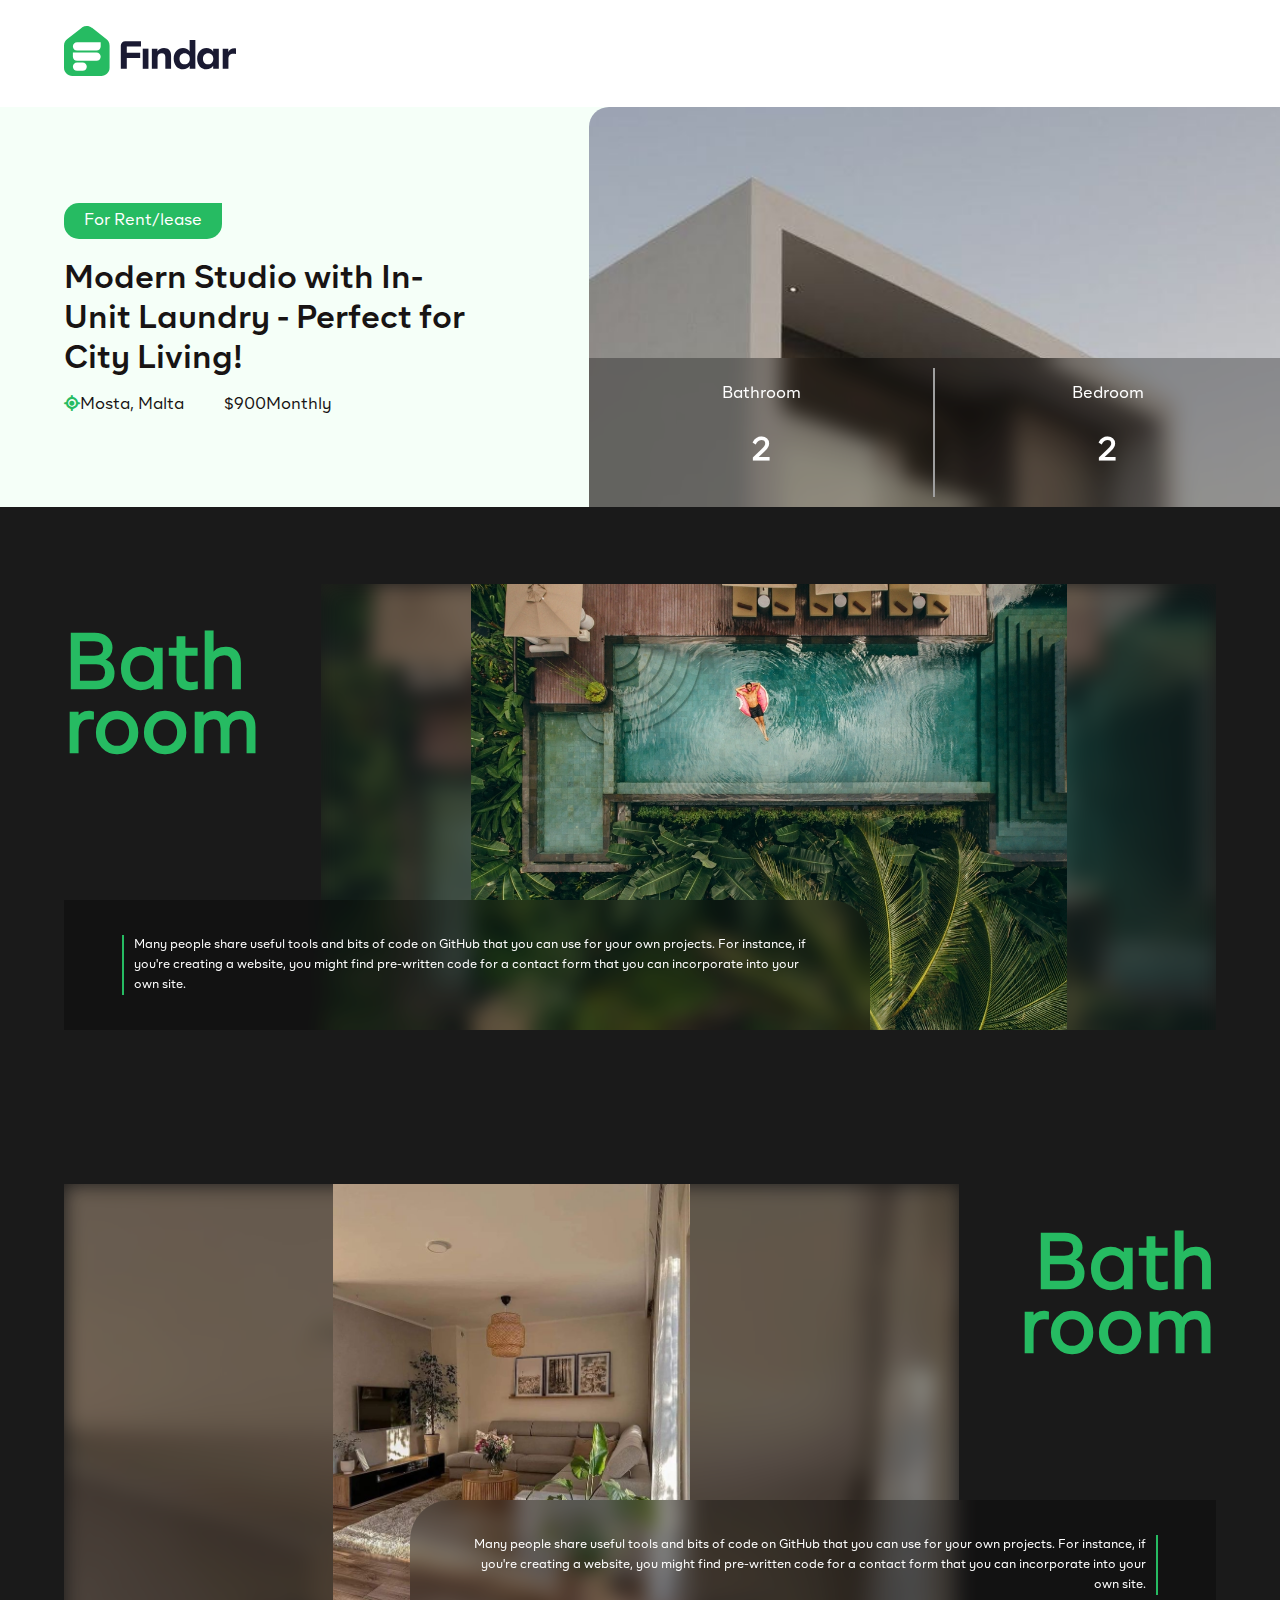
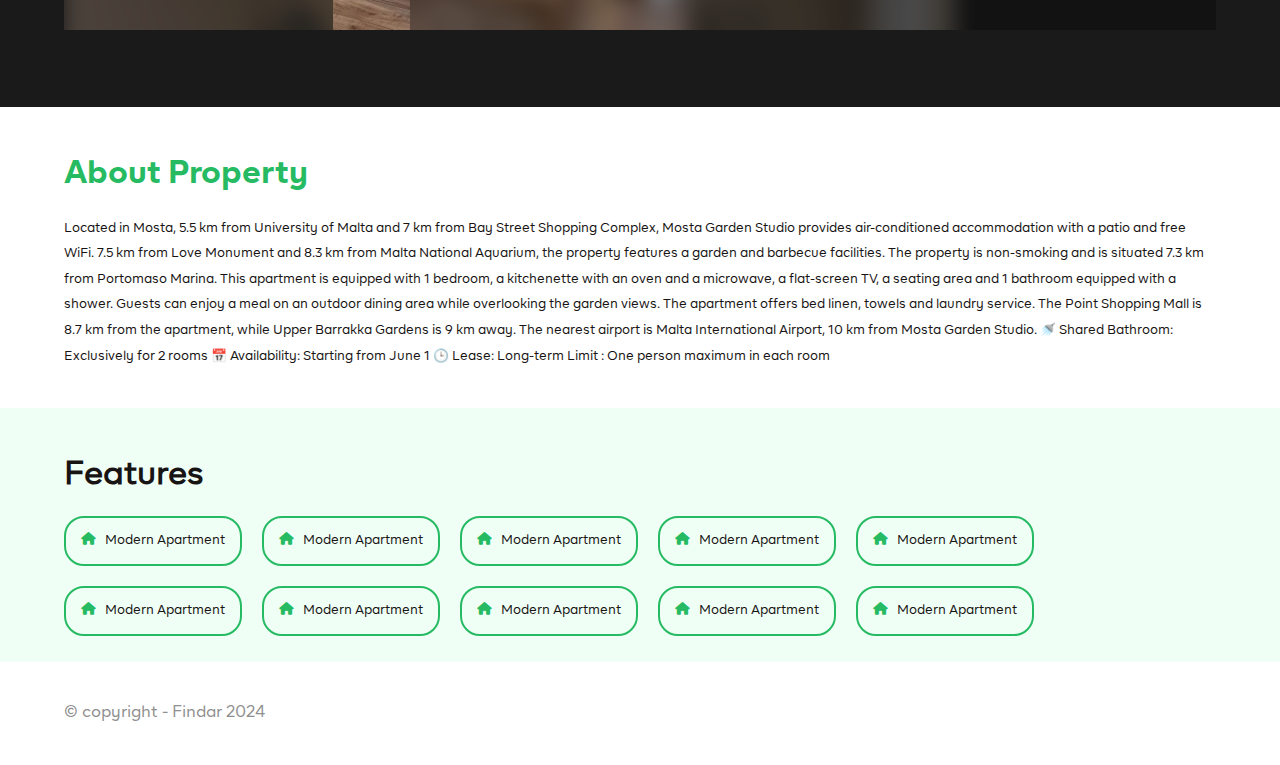
<file: index.html>
<!DOCTYPE html>
<html xmlns="http://www.w3.org/1999/xhtml">
  <head>
    <link
      rel="stylesheet"
      href="https://cdnjs.cloudflare.com/ajax/libs/font-awesome/6.0.0-beta3/css/all.min.css"
    />
    <meta charset="UTF-8" />
    <meta name="viewport" content="width=device-width, initial-scale=1.0" />
    <link rel="stylesheet" href="./n-styles.css" />
    <!-- <link rel="stylesheet" href="./styles.css" /> -->
    <!-- <link rel="stylesheet" href="./m-style.css" /> -->
    <!-- <link rel="stylesheet" href="./t-style.css" /> -->
    <!-- <link rel="stylesheet" href="./styles-res.css" /> -->
    <title>Findar PDF Template</title>
  </head>
  <body>
    <header>
      <!-- logo -->
      <img src="./static/logo.svg" alt="Your Logo" />
      <!-- <h1>Findar Luxurious Living</h1> -->
    </header>
    <div class="container">
      <!-- first section with the details  -->
      <div class="first-section">
        <div class="text">
          <div class="for-rent rent-bubble">For <span>Rent/lease</span></div>
          <div class="title-n-location">
            <h2>
              Modern Studio with In-Unit Laundry - Perfect for City Living!
            </h2>
            <div class="loc-n-price flex">
              <p class="location">
                <i class="fas fa-location"></i>Mosta, Malta
              </p>

              <p>$<span>900</span><span>Monthly</span></p>
            </div>
          </div>
        </div>
        <div class="image-feature">
          <div class="features flex">
            <div class="bathroom">
              <p>Bathroom</p>
              <h2>2</h2>
            </div>
            <div class="bedroom">
              <p>Bedroom</p>
              <h2>2</h2>
            </div>
          </div>
          <div class="image flex">
            <img src="./static/image-four.jpg" alt="" />
          </div>
        </div>
        <img
          class="findar-icon"
          src="./static/findar-icon.svg"
          alt="Findar Icon"
        />
      </div>
      <!-- First Section Ends here  -->
      <div class="inner-container">
        <div class="section ltr-section">
          <div class="asterisk">
            <img src="./static/Asterisk.svg" alt="" />
          </div>
          <div class="inner-section">
            <div class="desc">
              <p>
                Many people share useful tools and bits of code on GitHub that
                you can use for your own projects. For instance, if you're
                creating a website, you might find pre-written code for a
                contact form that you can incorporate into your own site.
              </p>
            </div>
            <div class="text">
              <h1>Bathroom</h1>
            </div>
            <div class="image">
              <div class="bg-image">
                <img
                  src="./static/image-one.jpg"
                  alt="Drone view of a house with the owner in a swimming pool"
                />
              </div>
              <div class="fg-image">
                <img
                  src="./static/image-one.jpg"
                  alt="Drone view of a house with the owner in a swimming pool"
                />
              </div>
            </div>
          </div>
        </div>
        <div class="section rtl-section">
          <div class="asterisk">
            <img src="./static/Asterisk.svg" alt="" />
          </div>
          <div class="inner-section">
            <div class="desc">
              <p>
                Many people share useful tools and bits of code on GitHub that
                you can use for your own projects. For instance, if you're
                creating a website, you might find pre-written code for a
                contact form that you can incorporate into your own site.
              </p>
            </div>
            <div class="text">
              <h1>Bathroom</h1>
            </div>
            <div class="image">
              <div class="bg-image">
                <img
                  src="./static/image-two.jpg"
                  alt="Drone view of a house with the owner in a swimming pool"
                />
              </div>
              <div class="fg-image">
                <img
                  src="./static/image-two.jpg"
                  alt="Drone view of a house with the owner in a swimming pool"
                />
              </div>
            </div>
          </div>
        </div>
      </div>
      <div class="about-property">
        <div class="text">
          <div class="header"><h1>About Property</h1></div>
          <div class="body">
            <p>
              Located in Mosta, 5.5 km from University of Malta and 7 km from
              Bay Street Shopping Complex, Mosta Garden Studio provides
              air-conditioned accommodation with a patio and free WiFi. 7.5 km
              from Love Monument and 8.3 km from Malta National Aquarium, the
              property features a garden and barbecue facilities. The property
              is non-smoking and is situated 7.3 km from Portomaso Marina. This
              apartment is equipped with 1 bedroom, a kitchenette with an oven
              and a microwave, a flat-screen TV, a seating area and 1 bathroom
              equipped with a shower. Guests can enjoy a meal on an outdoor
              dining area while overlooking the garden views. The apartment
              offers bed linen, towels and laundry service. The Point Shopping
              Mall is 8.7 km from the apartment, while Upper Barrakka Gardens is
              9 km away. The nearest airport is Malta International Airport, 10
              km from Mosta Garden Studio. 🚿 Shared Bathroom: Exclusively for 2
              rooms 📅 Availability: Starting from June 1 🕒 Lease: Long-term
              Limit : One person maximum in each room
            </p>
          </div>
        </div>
        <div class="ap-features relative">
          <div class="black-features">
            <div><h1>Features</h1></div>
            <div class="feature flex">
              <div class="flex">
                <i class="fas fa-house"></i>
                <p>Modern Apartment</p>
              </div>
              <div class="flex">
                <i class="fas fa-house"></i>
                <p>Modern Apartment</p>
              </div>
              <div class="flex">
                <i class="fas fa-house"></i>
                <p>Modern Apartment</p>
              </div>
              <div class="flex">
                <i class="fas fa-house"></i>
                <p>Modern Apartment</p>
              </div>
              <div class="flex">
                <i class="fas fa-house"></i>
                <p>Modern Apartment</p>
              </div>
              <div class="flex">
                <i class="fas fa-house"></i>
                <p>Modern Apartment</p>
              </div>
              <div class="flex">
                <i class="fas fa-house"></i>
                <p>Modern Apartment</p>
              </div>
              <div class="flex">
                <i class="fas fa-house"></i>
                <p>Modern Apartment</p>
              </div>
              <div class="flex">
                <i class="fas fa-house"></i>
                <p>Modern Apartment</p>
              </div>
              <div class="flex">
                <i class="fas fa-house"></i>
                <p>Modern Apartment</p>
              </div>
              <!--
              <div class="left">
                <div class="">
                  <i class="fas fa-house"></i>
                  <p>Modern Apartment</p>
                  <img src="./static/blob.svg" alt="" />
                </div>
                <div class="">
                  <i class="fas fa-house"></i>
                  <p>Modern Apartment</p>
                  <img src="./static/blob.svg" alt="" />
                </div>
                <div class="">
                  <i class="fas fa-house"></i>
                  <p>Modern Apartment</p>
                  <img src="./static/blob.svg" alt="" />
                </div>
                <div class="">
                  <i class="fas fa-house"></i>
                  <p>Modern Apartment</p>
                  <img src="./static/blob.svg" alt="" />
                </div>
                <div class="">
                  <i class="fas fa-house"></i>
                  <p>Modern Apartment</p>
                  <img src="./static/blob.svg" alt="" />
                </div>
                <div class="">
                  <i class="fas fa-house"></i>
                  <p>Modern Apartment</p>
                  <img src="./static/blob.svg" alt="" />
                </div>
              </div>
              <div class="right">
                <div class="">
                  <i class="fas fa-house"></i>
                  <p>Modern Apartment</p>
                  <img src="./static/blob.svg" alt="" />
                </div>
                <div class="">
                  <i class="fas fa-house"></i>
                  <p>Modern Apartment</p>
                  <img src="./static/blob.svg" alt="" />
                </div>
                <div class="">
                  <i class="fas fa-house"></i>
                  <p>Modern Apartment</p>
                  <img src="./static/blob.svg" alt="" />
                </div>
                <div class="">
                  <i class="fas fa-house"></i>
                  <p>Modern Apartment</p>
                  <img src="./static/blob.svg" alt="" />
                </div>
                <div class="">
                  <i class="fas fa-house"></i>
                  <p>Modern Apartment</p>
                  <img src="./static/blob.svg" alt="" />
                </div>
                <div class="">
                  <i class="fas fa-house"></i>
                  <p>Modern Apartment</p>
                  <img src="./static/blob.svg" alt="" />
                </div>
              </div>-->
            </div>
          </div>
          <div class="star">
            <img src="./static/Star.svg" alt="" />
          </div>
          <div class="outline-features"></div>
        </div>
      </div>
      <div class="footer">
        <footer>
          <p>© copyright - Findar 2024</p>
        </footer>
      </div>
    </div>
  </body>
</html>
</file>
<file: n-styles.css>
html,
body {
  width: 100%;
  padding: 0;
  margin: 0;
}
body {
  color: #181414;
  height: auto;
  font-family: "Br Firma", sans-serif;
}
.hide {
  display: none;
}
.flex {
  display: flex;
}
.relative {
  position: relative;
}
.absolute {
  position: absolute;
}
img {
  max-width: 100%;
}
header {
  padding: 2% 5%;
}
header > img {
  max-width: 28%;
}
.first-section {
  max-width: 100%;
  background-color: #f5fff8;
}
.first-section i {
  color: #26bb62;
}
.first-section .features {
  position: absolute;
  bottom: 0;
  right: 0;
  min-width: 100%;
  padding: 10px 0px;
  background: linear-gradient(rgba(0, 0, 0, 0.3), rgba(0, 0, 0, 0.3));
  backdrop-filter: blur(10px);
  -webkit-backdrop-filter: blur(10px);
}
.loc-n-price {
  gap: 40px;
}
.text,
.ap-features,
footer {
  padding: 2% 5%;
}
.rent-bubble {
  margin-top: 20px;
  background-color: #26bb62;
  color: white;
  border-radius: 15px 0 15px 15px;
  padding: 8px 20px;
  width: fit-content;
  text-align: center;
}
.findar-icon {
  display: none;
  top: 35%;
  width: 30%;
  right: 10%;
  z-index: 0;
  opacity: 0.4;
  position: absolute;
}
.title-n-location {
  width: 90%;
}
.title-n-location > h2 {
  font-family: "Br Firma semi-bold", sans-serif;
  font-size: 32px;
  margin: 20px 0 0 0;
}
.features {
}
.bathroom {
  border-right: 2px solid rgb(159, 159, 159);
}
.features > div {
  text-align: center;
  width: 50%;
  color: white;
}
.image-feature {
  position: relative;
  overflow: hidden;
  max-height: 600px;
}
.image-feature > .image {
  justify-content: center;
  align-items: center;
}
.image-feature > .image img {
  width: 100%;
  top: 50%;
}
.inner-container {
  background-color: #1a1a1a;
  color: white;
}

.inner-section {
  position: relative;
}
.inner-section > .text > h1 {
  color: #26bb62;
  font-size: 6vw;
}

.inner-section .desc {
  position: absolute;
  background: linear-gradient(rgba(0, 0, 0, 0.3), rgba(0, 0, 0, 0.3));
  bottom: 0;
  padding: 2% 5%;
  backdrop-filter: blur(10px);
  z-index: 3;
}
.section .desc p {
  font-size: 12px;
  line-height: 20px;
}

.section .bg-image {
  display: none;
}
.section .image {
  display: flex;
  justify-content: end;
}
.section .fg-image {
  overflow: hidden;
  border-radius: 40px 0 0 0;
  width: 90%;
}
.section img {
  width: 100%;
}

.about-property > .text h1 {
  color: #26bb62;

  font-family: "Br firma bold";
}
.about-property > .text p {
  font-size: 0.8rem;
  line-height: 1.6rem;
}
.star {
  display: none;
}
.ap-features {
  background-color: #f0fff6;
}
.feature {
  flex-wrap: wrap;
  gap: 20px;
}
.feature p {
  padding: 0;
  margin: 0;
}
.feature i {
  color: #26bb62;
}
.feature > div {
  gap: 10px;
  padding: 15px 15px;
  border-radius: 20px 20px 20px 20px;
  width: fit-content;
  border: 2px solid#26bb62;
  font-size: 0.8rem;
}
.feature > div > p {
}
footer {
  color: #8f8f8f;
}
.asterisk {
  display: none;
}
@media (max-width: 480px) {
  .desc p {
    padding-left: 10px;
    border-left: 2px solid #26bb62;
  }
}
@media (min-width: 468px) and (max-width: 1024px) {
  .inner-section .image {
    max-height: 600px;
  }
  .inner-section .image {
    height: 80%;
  }
  .inner-section img {
    height: auto;
  }
  .desc p {
    padding-left: 10px;
    border-left: 2px solid #26bb62;
  }
}

@media (min-width: 1024px) {
  .first-section {
    display: flex;
    padding: 0;
    height: 400px;
  }
  .first-section h2 {
    font-size: 32px;
  }
  .first-section > .text {
    display: flex;
    flex-direction: column;
    justify-content: center;
    align-items: start;
    width: 40%;
  }
  .first-section > .image-feature {
    overflow: hidden;
    border-radius: 20px 0 0 0;
    width: 60%;
  }
  .inner-container {
    width: 100%;
  }
  .section {
    height: 600px;
    overflow: hidden;
    padding: 6% 5%;
    box-sizing: border-box;
    position: relative;
  }
  .inner-section {
    display: flex;
    height: 100%;
    gap: 50px;
  }
  .section .text {
    padding: 0;
    width: 18%;
  }
  .section .image {
    width: 80%;
    height: 100%;
    position: relative;
  }
  .section h1 {
    width: 100%;
    word-wrap: break-word;
    font-size: 64px;
    line-height: 64px;
  }

  .ltr-section .desc {
    left: 0;
  }
  .ltr-section p {
    padding-left: 10px;
    border-left: 2px solid #26bb62;
  }
  .ltr-section .asterisk {
    position: absolute;
    right: 0;
  }
  .rtl-section .asterisk {
    position: absolute;
    left: 0;
  }

  .desc {
    bottom: 0;
    width: 60%;
    border-radius: 0 40px 0 0;
    z-index: 400;
  }
  .desc > p {
    font-size: 16px;
  }
  .inner-section > .image {
    overflow: hidden;
  }
  .inner-section .fg-image {
    width: 100%;
    border-radius: 0;
    height: 100%;
    display: flex;
    justify-content: center;
    /* position: relative; */
    z-index: 1;
  }
  .inner-section > .image > .fg-image img {
    width: auto;
    max-height: 100%;
  }

  .inner-section .bg-image {
    display: block;
    position: absolute;
    opacity: 0.5;
    width: 100%;
    z-index: 1;
    filter: blur(10px);
  }
  .rtl-section .inner-section {
    flex-direction: row-reverse;
  }
  .rtl-section {
    text-align: right;
  }
  .rtl-section .inner-section .desc {
    border-radius: 40px 0px 0 0;
    right: 0;
  }
  .rtl-section p {
    padding-right: 10px;
    border-right: 2px solid #26bb62;
  }
}
@font-face {
  font-family: "Br Firma";
  src: url("/fonts/br-firma/BR\ Firma\ Regular.otf") format("opentype");
}

@font-face {
  font-family: "Br Firma Semi-bold";
  src: url("/fonts/br-firma/BR\ Firma\ SemiBold.otf") format("opentype");
}

@font-face {
  font-family: "Br Firma Bold";
  src: url("/fonts/br-firma/BR\ Firma\ Bold.otf") format("opentype");
}
</file>
